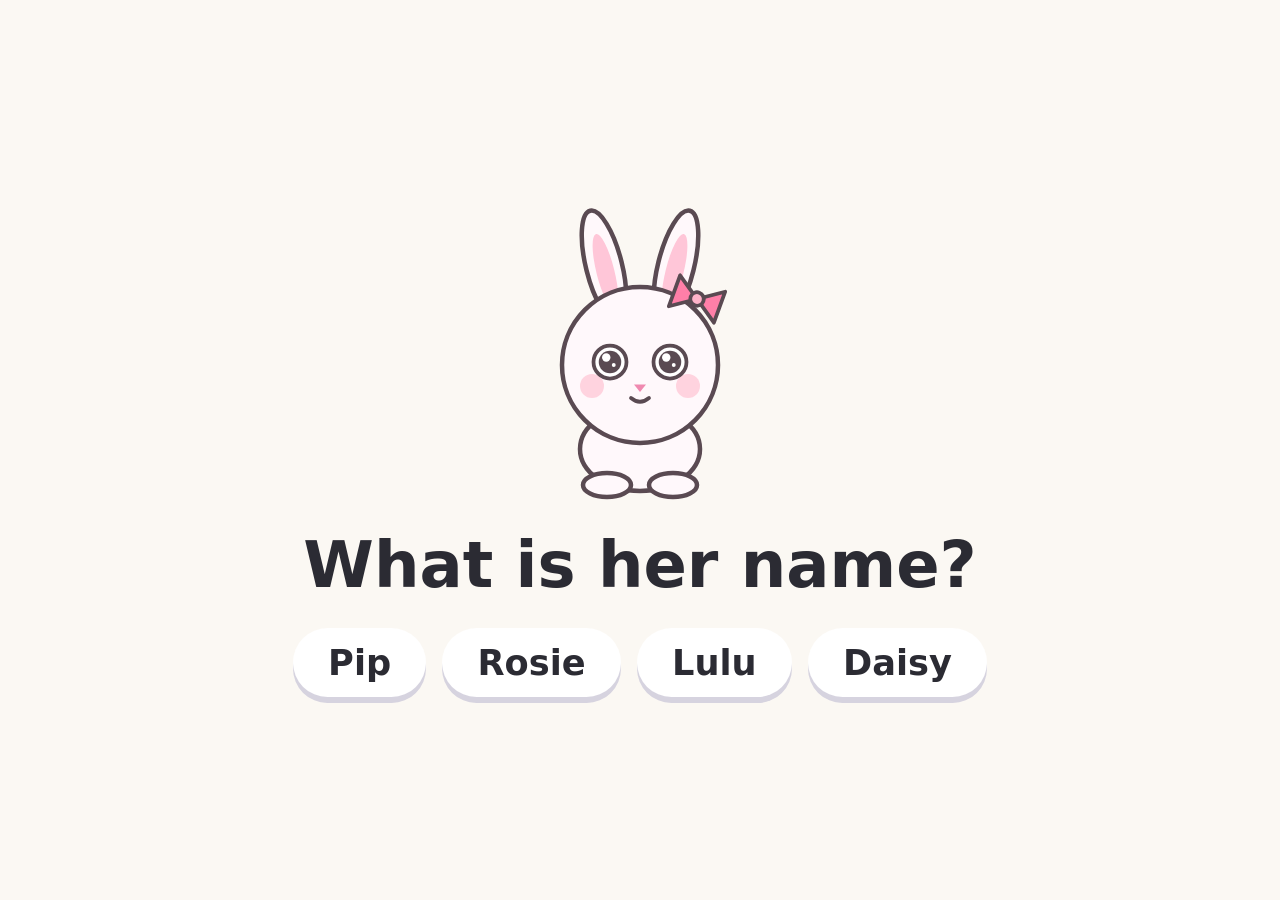
<file: index.html>
<!doctype html>
<html lang="en">
<head>
  <meta charset="utf-8">
  <meta name="viewport" content="width=device-width, initial-scale=1, viewport-fit=cover">
  <title>Number Game</title>
  <link rel="icon" href="data:,">
  <link rel="stylesheet" href="style.css">
</head>
<body>
  <main id="app"></main>
  <script type="module" src="engine/main.js"></script>
</body>
</html>
</file>
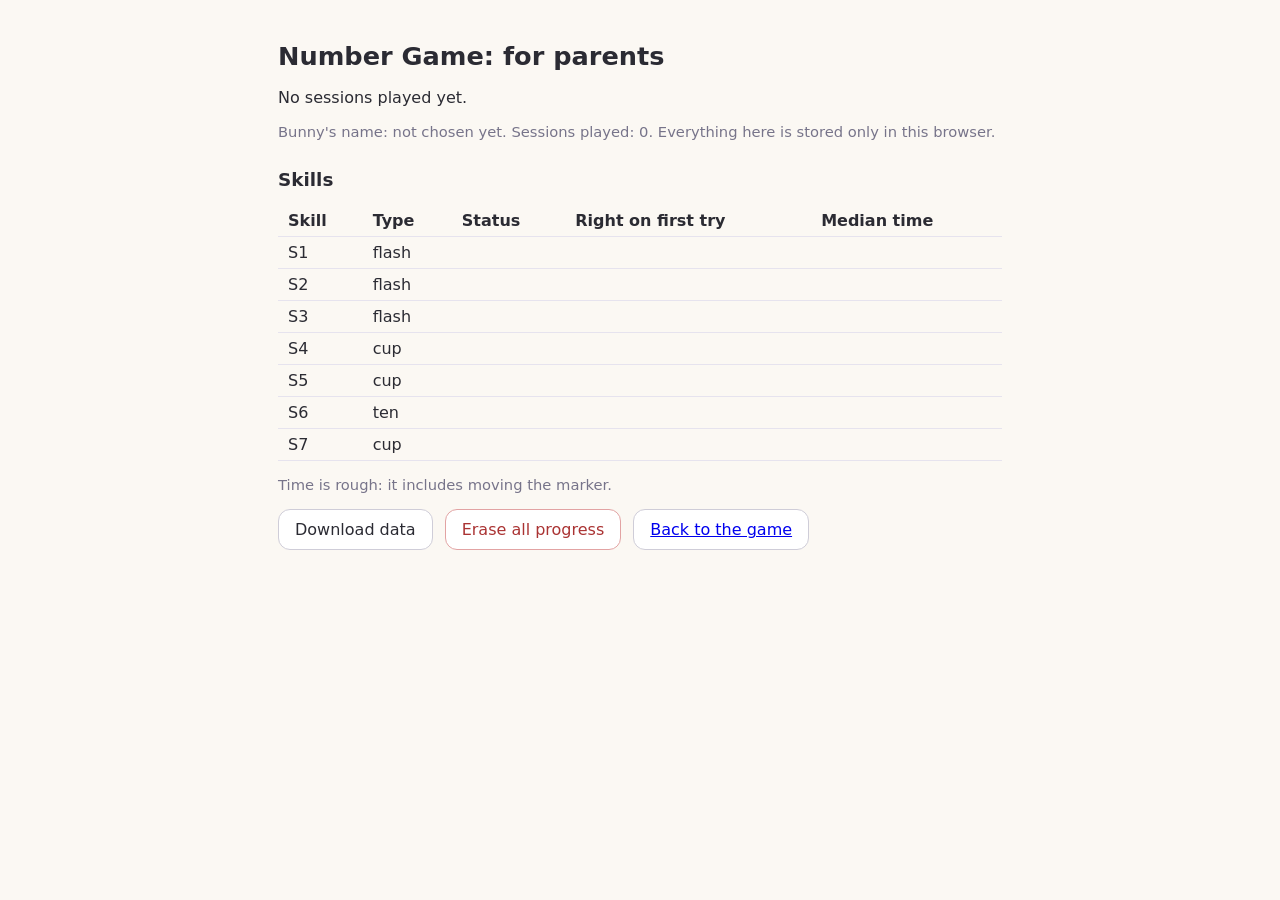
<file: parent.html>
<!doctype html>
<html lang="en">
<head>
  <meta charset="utf-8">
  <meta name="viewport" content="width=device-width, initial-scale=1">
  <title>Number Game: for parents</title>
  <link rel="icon" href="data:,">
  <link rel="stylesheet" href="style.css">
</head>
<body>
  <main class="parent" id="parent"></main>
  <script type="module">
    import { loadConfig } from './engine/config.js';
    import * as store from './engine/store.js';
    import { activeSkills } from './engine/scheduler.js';

    const root = document.getElementById('parent');
    const config = await loadConfig();
    const data = store.load();
    const profile = data.profiles[data.active];
    const skills = activeSkills(config);

    const median = (list) => {
      if (!list.length) return null;
      const s = [...list].sort((a, b) => a - b);
      const mid = Math.floor(s.length / 2);
      return s.length % 2 ? s[mid] : (s[mid - 1] + s[mid]) / 2;
    };

    const P = profile.placement;
    let status;
    if (!profile.log.length) status = 'No sessions played yet.';
    else if (!P.done) status = 'Placement is still running, currently checking ' + skills[P.index].id + '. Each session probes one skill.';
    else if (P.top) status = 'Placement passed every skill built so far. Current skill: ' + profile.skill + '.';
    else status = 'Placement finished. Current skill: ' + profile.skill + '.';

    const rows = skills.map((skill) => {
      const tries = profile.log.filter((r) => r.skill === skill.id && !r.retry);
      const right = tries.filter((r) => r.first_try).length;
      const med = median(tries.map((r) => r.response_ms));
      const state = skill.id === profile.skill ? 'current' : profile.passed.includes(skill.id) ? 'passed' : '';
      return `<tr><td>${skill.id}</td><td>${skill.type}</td><td>${state}</td>
        <td>${tries.length ? right + ' of ' + tries.length : ''}</td>
        <td>${med === null ? '' : (med / 1000).toFixed(1) + ' s'}</td></tr>`;
    }).join('');

    root.innerHTML = `
      <h1>Number Game: for parents</h1>
      <p>${status}</p>
      <p class="note">Bunny's name: ${profile.name || 'not chosen yet'}. Sessions played: ${profile.sessions.length}. Everything here is stored only in this browser.</p>
      <h2>Skills</h2>
      <table>
        <tr><th>Skill</th><th>Type</th><th>Status</th><th>Right on first try</th><th>Median time</th></tr>
        ${rows}
      </table>
      <p class="note">Time is rough: it includes moving the marker.</p>
      <div class="row">
        <button class="btn" id="export">Download data</button>
        <button class="btn danger" id="reset">Erase all progress</button>
        <a class="btn" href="index.html">Back to the game</a>
      </div>`;

    document.getElementById('export').addEventListener('click', () => {
      const blob = new Blob([JSON.stringify(data, null, 2)], { type: 'application/json' });
      const link = document.createElement('a');
      link.href = URL.createObjectURL(blob);
      link.download = 'numbergame-' + store.today() + '.json';
      link.click();
    });

    const resetBtn = document.getElementById('reset');
    resetBtn.addEventListener('click', () => {
      if (resetBtn.dataset.armed) { store.reset(); location.reload(); return; }
      resetBtn.dataset.armed = '1';
      resetBtn.textContent = 'Click again to erase';
    });
  </script>
</body>
</html>
</file>
<file: style.css>
:root {
  --bg: #fbf8f3;
  --ink: #2b2b33;
  --cell: #eeebf5;
  --cell-landmark: #dcd7ee;
  --mark: #ff5c8a;
  --mark-dark: #d43c69;
  --ok: #35b37e;
  --ok-dark: #23875c;
  --soft: #f1eef7;
  --box: #fff;
  --box-line: #e4e0ee;
  --hl: #ffd166;
}

* { box-sizing: border-box; }

html, body {
  margin: 0;
  height: 100%;
  background: var(--bg);
  color: var(--ink);
  font-family: ui-rounded, "SF Pro Rounded", "Nunito", "Segoe UI", system-ui, sans-serif;
  overscroll-behavior: none;
  -webkit-tap-highlight-color: transparent;
}

#app { height: 100vh; height: 100dvh; display: flex; flex-direction: column; overflow: hidden; }

button {
  font: inherit;
  color: inherit;
  cursor: pointer;
  touch-action: manipulation;
  -webkit-user-select: none;
  user-select: none;
  -webkit-touch-callout: none;
}

.char { display: block; height: 100%; width: auto; overflow: visible; }

/* ---------- start and end screens ---------- */
.screen { flex: 1; display: flex; flex-direction: column; align-items: center; justify-content: center; gap: 1.6rem; }
.big { font-size: clamp(2rem, 6vw, 4rem); font-weight: 700; margin: 0; }
.cast { display: flex; align-items: flex-end; gap: clamp(20px, 6vw, 80px); }
.char-holder { display: flex; flex-direction: column; align-items: center; gap: 6px; height: clamp(150px, 30vh, 240px); }
.char-holder.teacher-sm { height: clamp(170px, 34vh, 270px); }
.char-holder.big { height: clamp(180px, 36vh, 300px); }
.char-holder .cap { font-weight: 800; font-size: 1.3rem; color: #77748a; }
.names { display: flex; gap: 16px; flex-wrap: wrap; justify-content: center; }
.name-btn {
  font-size: clamp(1.4rem, 3.5vw, 2.2rem); font-weight: 800; padding: 0.4em 1em;
  border: none; border-radius: 999px; background: #fff; box-shadow: 0 6px 0 #d6d3df;
}
.name-btn:active { transform: translateY(3px); box-shadow: 0 3px 0 #d6d3df; }
.play-btn {
  font-size: clamp(2.5rem, 8vw, 5rem);
  font-weight: 800;
  padding: 0.45em 1.4em;
  border: none;
  border-radius: 999px;
  background: var(--mark);
  color: #fff;
  box-shadow: 0 8px 0 var(--mark-dark);
}
.play-btn:active { transform: translateY(4px); box-shadow: 0 4px 0 var(--mark-dark); }
.parent-link { position: fixed; right: 14px; bottom: 10px; font-size: 0.85rem; color: #9a98a3; text-decoration: none; }

/* ---------- play screen ---------- */
.play {
  flex: 1;
  min-height: 0;
  display: flex;
  flex-direction: column;
  gap: 6px;
  padding: max(8px, env(safe-area-inset-top, 0px)) clamp(10px, 2vw, 28px) max(12px, env(safe-area-inset-bottom, 0px));
}
.top { display: flex; align-items: center; gap: 14px; height: clamp(90px, 17vh, 130px); }
.teacher-holder { height: 100%; }
.bubble {
  position: relative;
  display: flex; align-items: center; gap: 12px;
  padding: 10px 18px;
  background: #fff; border: 3px solid var(--box-line); border-radius: 22px;
  font-size: clamp(1.5rem, 3.6vw, 2.4rem); font-weight: 800;
  min-width: 220px;
}
.bubble::before {
  content: ""; position: absolute; left: -16px; top: 50%; transform: translateY(-50%);
  border: 8px solid transparent; border-right-color: var(--box-line);
}
.bubble-text { min-width: 150px; }
.speak { width: 44px; height: 44px; border-radius: 50%; border: 2px solid #dddbe4; background: #fff; font-size: 1.1rem; }
.prog { margin-left: auto; display: flex; gap: 6px; }
.prog span { width: 14px; height: 14px; border-radius: 50%; border: 2px solid #cfcdd8; }
.prog span.done { background: var(--ok); border-color: var(--ok); }

.stage { flex: 1; min-height: 0; display: flex; align-items: center; justify-content: center; }

/* ---------- equation strip ---------- */
.eq { display: flex; align-items: center; gap: clamp(10px, 2vw, 28px); --dot: clamp(26px, 5.5vh, 46px); }
.sign { font-size: clamp(2rem, 6vh, 3.5rem); font-weight: 700; color: #b9b6c4; }
.box {
  position: relative;
  min-width: clamp(120px, 22vh, 190px);
  height: clamp(130px, 25vh, 210px);
  display: flex; align-items: center; justify-content: center;
  padding: 12px;
  border-radius: 26px;
  background: var(--box);
  box-shadow: inset 0 0 0 3px var(--box-line);
  transition: box-shadow 0.25s, background 0.25s;
}
.box.hl { box-shadow: inset 0 0 0 5px var(--hl); animation: glow 1s ease-in-out infinite; }
.box .tick {
  position: absolute; right: -10px; top: -10px;
  width: 38px; height: 38px; border-radius: 50%;
  background: var(--ok); color: #fff; font-weight: 900; font-size: 1.4rem;
  display: flex; align-items: center; justify-content: center;
  transform: scale(0); transition: transform 0.25s cubic-bezier(.3,1.6,.5,1);
}
.box .tick.on { transform: scale(1); }

.first { display: flex; flex-direction: column; align-items: center; gap: 2px; }
.first-num { font-size: clamp(3.5rem, 12vh, 6.5rem); font-weight: 800; line-height: 1; }
.hand { font-size: clamp(3rem, 9vh, 5rem); line-height: 1; letter-spacing: -0.15em; }
.first-label { font-size: clamp(1.6rem, 5vh, 2.6rem); font-weight: 800; }

.cup {
  width: clamp(96px, 17vh, 150px);
  height: clamp(104px, 19vh, 165px);
  display: flex; align-items: center; justify-content: center;
  padding-top: 8%;
  background: #6fc7ba;
  clip-path: polygon(14% 0, 86% 0, 100% 100%, 0 100%);
  border-radius: 14px;
  color: #fff;
  font-size: clamp(2.6rem, 8vh, 4.4rem);
  font-weight: 800;
}

.dots-box.hidden { background: var(--soft); }
.dots-box.hidden .tok { visibility: hidden; }
.dots-box.fading .tok { opacity: 0; transition: opacity var(--fade, 600ms) ease-in; }
.dots-box.ready { animation: pulse 0.7s ease-in-out; }
.loose { display: grid; gap: 8px; }
.loose.dice { grid-template-columns: repeat(3, var(--dot)); grid-template-rows: repeat(3, var(--dot)); }
.loose.rows { grid-template-columns: repeat(5, var(--dot)); grid-auto-rows: var(--dot); }
.tok { display: inline-flex; align-items: center; justify-content: center; line-height: 1; }
.tok-one.dot { width: var(--dot); height: var(--dot); border-radius: 50%; background: var(--mark); }
.tok-one:not(.dot) { font-size: var(--dot); }
.tok.dim { opacity: 0.25; }
.tok.lit { animation: pop 0.25s ease-out; }

.answer-box .q { font-size: clamp(3rem, 10vh, 5.5rem); font-weight: 800; color: #cfcbda; }
.answer-box .q.off { display: none; }
.answer-box .ans { font-size: clamp(3.5rem, 12vh, 6.5rem); font-weight: 800; line-height: 1; }
.answer-box .ans.wobble { animation: wobble 0.5s ease-in-out; color: #b9b6c4; }
.flyer {
  position: fixed; z-index: 10; pointer-events: none;
  font-size: clamp(2.2rem, 7vh, 4rem); font-weight: 800; color: var(--mark-dark);
  transform: translate(-50%, -50%);
}

/* ---------- number track ---------- */
.trackwrap { display: flex; flex-direction: column; align-items: center; gap: 10px; }
.track { display: flex; gap: 4px; width: 100%; max-width: 1320px; }
.track[data-max="10"] { max-width: 900px; }
.cell {
  flex: 1 1 0;
  min-width: 0;
  height: clamp(110px, 19vh, 150px);
  padding: 0 0 6px;
  border: none;
  border-radius: 12px;
  display: flex;
  flex-direction: column;
  align-items: center;
  justify-content: flex-end;
  background: var(--cell);
  overflow: visible;
}
.cell.landmark { background: var(--cell-landmark); }
.cell.here { box-shadow: inset 0 0 0 3px var(--mark); }
.cell .slot { flex: 1; width: 100%; display: flex; align-items: flex-end; justify-content: center; pointer-events: none; overflow: visible; }
.cell .num { font-size: clamp(1.05rem, 2.4vw, 2rem); font-weight: 800; transition: transform 0.2s, color 0.2s; pointer-events: none; }
.cell.landed .num { transform: scale(1.5); color: var(--ok-dark); }
.marker { height: 92%; max-height: 118px; width: max-content; position: relative; z-index: 2; margin-bottom: 2px; }
.marker .char { height: 100%; }
.marker.hop { animation: hop 0.26s ease-out; }
.marker.bounce { animation: bounce 0.45s ease-out; }
.marker.wobble { animation: wobble 0.4s ease-in-out; }

.controls { display: flex; align-items: center; gap: 18px; }
.ctl {
  width: 78px;
  height: 60px;
  border: none;
  border-radius: 18px;
  background: #fff;
  box-shadow: 0 5px 0 #d6d3df;
  font-size: 1.7rem;
}
.ctl:active { transform: translateY(3px); box-shadow: 0 2px 0 #d6d3df; }
.ctl.ok { width: 112px; background: var(--ok); color: #fff; box-shadow: 0 5px 0 var(--ok-dark); font-weight: 800; }
.ctl.ok:active { box-shadow: 0 2px 0 var(--ok-dark); }
.pulse { animation: pulse 0.9s ease-in-out infinite; }

/* While a card is showing, only the card and ✓ are on screen. */
.card .bubble, .card .track, .card .ctl.left, .card .ctl.right { visibility: hidden; }
.yourturn { font-size: clamp(3rem, 12vh, 6rem); font-weight: 800; margin: 0; color: var(--mark-dark); animation: pop 0.4s ease-out; }
/* In a walkthrough the back button is not used. */
.guided .ctl.left { visibility: hidden; }

@media (hover: hover) and (pointer: fine) {
  .cell:hover { filter: brightness(0.96); }
  .ctl:hover { filter: brightness(0.97); }
}

@keyframes hop { 0% { transform: translateY(-34px); } 100% { transform: none; } }
@keyframes bounce { 0% { transform: none; } 40% { transform: translateY(-22px); } 100% { transform: none; } }
@keyframes wobble { 0%, 100% { transform: none; } 25% { transform: translateX(-8px) rotate(-4deg); } 75% { transform: translateX(8px) rotate(4deg); } }
@keyframes pop { 0% { transform: scale(0.4); } 70% { transform: scale(1.25); } 100% { transform: scale(1); } }
@keyframes pulse { 0%, 100% { transform: scale(1); } 50% { transform: scale(1.12); } }
@keyframes glow { 0%, 100% { box-shadow: inset 0 0 0 5px var(--hl); } 50% { box-shadow: inset 0 0 0 7px #ffe09a; } }

/* ---------- parent page ---------- */
.parent { max-width: 760px; margin: 0 auto; padding: 24px 18px 48px; overflow: auto; height: 100%; }
.parent h1 { font-size: 1.6rem; }
.parent h2 { font-size: 1.15rem; margin-top: 1.8rem; }
.parent table { border-collapse: collapse; width: 100%; }
.parent th, .parent td { text-align: left; padding: 6px 10px; border-bottom: 1px solid #e6e3ee; }
.parent .row { display: flex; gap: 12px; flex-wrap: wrap; margin-top: 1rem; }
.parent .btn { padding: 10px 16px; border-radius: 12px; border: 1px solid #cfcdd8; background: #fff; }
.parent .btn.danger { border-color: #e2a3a3; color: #a33; }
.parent .note { color: #77748a; font-size: 0.92rem; }
</file>
